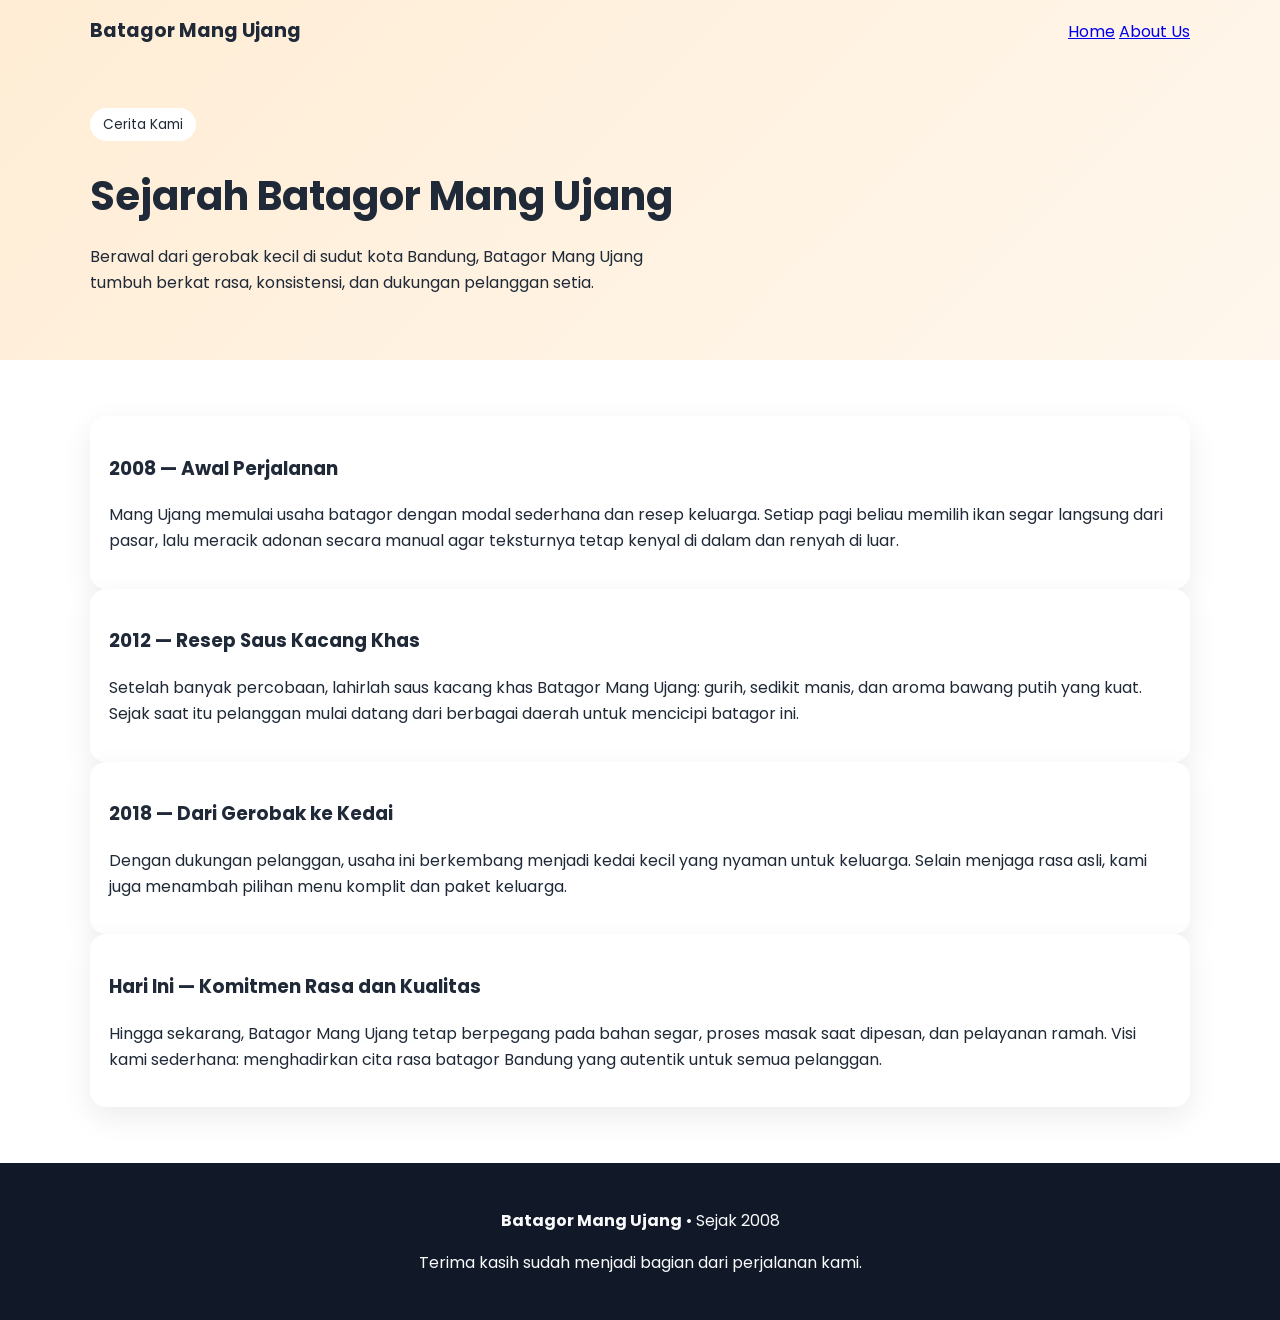
<file: about.html>
<!DOCTYPE html>
<html lang="id">
<head>
  <meta charset="UTF-8" />
  <meta name="viewport" content="width=device-width, initial-scale=1.0" />
  <title>Tentang Kami | Batagor Mang Ujang</title>
  <link rel="preconnect" href="https://fonts.googleapis.com">
  <link rel="preconnect" href="https://fonts.gstatic.com" crossorigin>
  <link href="https://fonts.googleapis.com/css2?family=Poppins:wght@400;600;700&display=swap" rel="stylesheet">
  <link rel="stylesheet" href="styles.css" />
</head>
<body>
  <header class="hero hero-small">
    <nav class="nav container">
      <h1 class="logo">Batagor Mang Ujang</h1>
      <div class="nav-links">
        <a href="index.html" class="nav-link">Home</a>
        <a href="about.html" class="nav-link nav-link-active">About Us</a>
      </div>
    </nav>

    <section class="hero-content container single-column">
      <div>
        <p class="badge">Cerita Kami</p>
        <h2>Sejarah Batagor Mang Ujang</h2>
        <p class="subtitle">
          Berawal dari gerobak kecil di sudut kota Bandung, Batagor Mang Ujang tumbuh berkat rasa, konsistensi, dan dukungan pelanggan setia.
        </p>
      </div>
    </section>
  </header>

  <main>
    <section class="section container history">
      <article class="card">
        <h3>2008 — Awal Perjalanan</h3>
        <p>
          Mang Ujang memulai usaha batagor dengan modal sederhana dan resep keluarga. Setiap pagi beliau memilih ikan segar langsung dari pasar,
          lalu meracik adonan secara manual agar teksturnya tetap kenyal di dalam dan renyah di luar.
        </p>
      </article>

      <article class="card">
        <h3>2012 — Resep Saus Kacang Khas</h3>
        <p>
          Setelah banyak percobaan, lahirlah saus kacang khas Batagor Mang Ujang: gurih, sedikit manis, dan aroma bawang putih yang kuat.
          Sejak saat itu pelanggan mulai datang dari berbagai daerah untuk mencicipi batagor ini.
        </p>
      </article>

      <article class="card">
        <h3>2018 — Dari Gerobak ke Kedai</h3>
        <p>
          Dengan dukungan pelanggan, usaha ini berkembang menjadi kedai kecil yang nyaman untuk keluarga. Selain menjaga rasa asli,
          kami juga menambah pilihan menu komplit dan paket keluarga.
        </p>
      </article>

      <article class="card">
        <h3>Hari Ini — Komitmen Rasa dan Kualitas</h3>
        <p>
          Hingga sekarang, Batagor Mang Ujang tetap berpegang pada bahan segar, proses masak saat dipesan, dan pelayanan ramah.
          Visi kami sederhana: menghadirkan cita rasa batagor Bandung yang autentik untuk semua pelanggan.
        </p>
      </article>
    </section>
  </main>

  <footer class="footer">
    <div class="container">
      <p><strong>Batagor Mang Ujang</strong> • Sejak 2008</p>
      <p>Terima kasih sudah menjadi bagian dari perjalanan kami.</p>
    </div>
  </footer>
</body>
</html>
</file>
<file: styles.css>
:root {
  --primary: #ff6b00;
  --dark: #1f2937;
  --light: #fff7ed;
  --white: #ffffff;
}

* { box-sizing: border-box; }
body {
  margin: 0;
  font-family: "Poppins", sans-serif;
  color: var(--dark);
  background: #fff;
  line-height: 1.6;
}

.container {
  width: min(1100px, 92%);
  margin: 0 auto;
}

.hero {
  background: linear-gradient(135deg, #ffedd5, #fff7ed);
  padding-bottom: 3rem;
}

.nav {
  display: flex;
  justify-content: space-between;
  align-items: center;
  padding: 1rem 0;
}

.logo { margin: 0; font-size: 1.2rem; }

.hero-content {
  display: grid;
  grid-template-columns: 1.5fr 1fr;
  gap: 2rem;
  align-items: center;
  padding-top: 2rem;
}

.badge {
  display: inline-block;
  background: var(--white);
  padding: 0.35rem 0.8rem;
  border-radius: 999px;
  font-size: 0.85rem;
}

h2 { font-size: clamp(1.8rem, 4vw, 2.5rem); margin: 0.6rem 0; }
.subtitle { max-width: 60ch; }

.hero-actions { display: flex; gap: 0.8rem; margin-top: 1.2rem; }

.btn {
  display: inline-block;
  text-decoration: none;
  background: var(--primary);
  color: white;
  border: none;
  padding: 0.7rem 1rem;
  border-radius: 0.6rem;
  cursor: pointer;
  font-weight: 600;
}

.btn-light { background: var(--dark); }
.btn-outline {
  background: transparent;
  border: 2px solid var(--primary);
  color: var(--primary);
}

.hero-card, .card, .rating-card {
  background: var(--white);
  border-radius: 1rem;
  padding: 1.2rem;
  box-shadow: 0 10px 30px rgba(0, 0, 0, 0.08);
}

.section { padding: 3.5rem 0; }
.section-alt { background: var(--light); }

.grid {
  display: grid;
  grid-template-columns: repeat(auto-fit, minmax(220px, 1fr));
  gap: 1rem;
}

.price { color: var(--primary); font-weight: 700; }

.benefit-wrap {
  display: grid;
  grid-template-columns: 2fr 1fr;
  gap: 1.5rem;
  align-items: center;
}

.rating {
  margin: 0;
  font-size: 2rem;
  font-weight: 700;
  color: var(--primary);
}

.order-form {
  display: grid;
  grid-template-columns: repeat(auto-fit, minmax(220px, 1fr));
  gap: 1rem;
}

label { display: flex; flex-direction: column; gap: 0.4rem; font-weight: 600; }
input, select {
  padding: 0.65rem;
  border: 1px solid #d1d5db;
  border-radius: 0.5rem;
  font: inherit;
}

.result {
  margin-top: 1rem;
  font-weight: 600;
}

.footer {
  background: #111827;
  color: #f9fafb;
  padding: 1.8rem 0;
  text-align: center;
}

@media (max-width: 800px) {
  .hero-content,
  .benefit-wrap {
    grid-template-columns: 1fr;
  }
}
</file>
